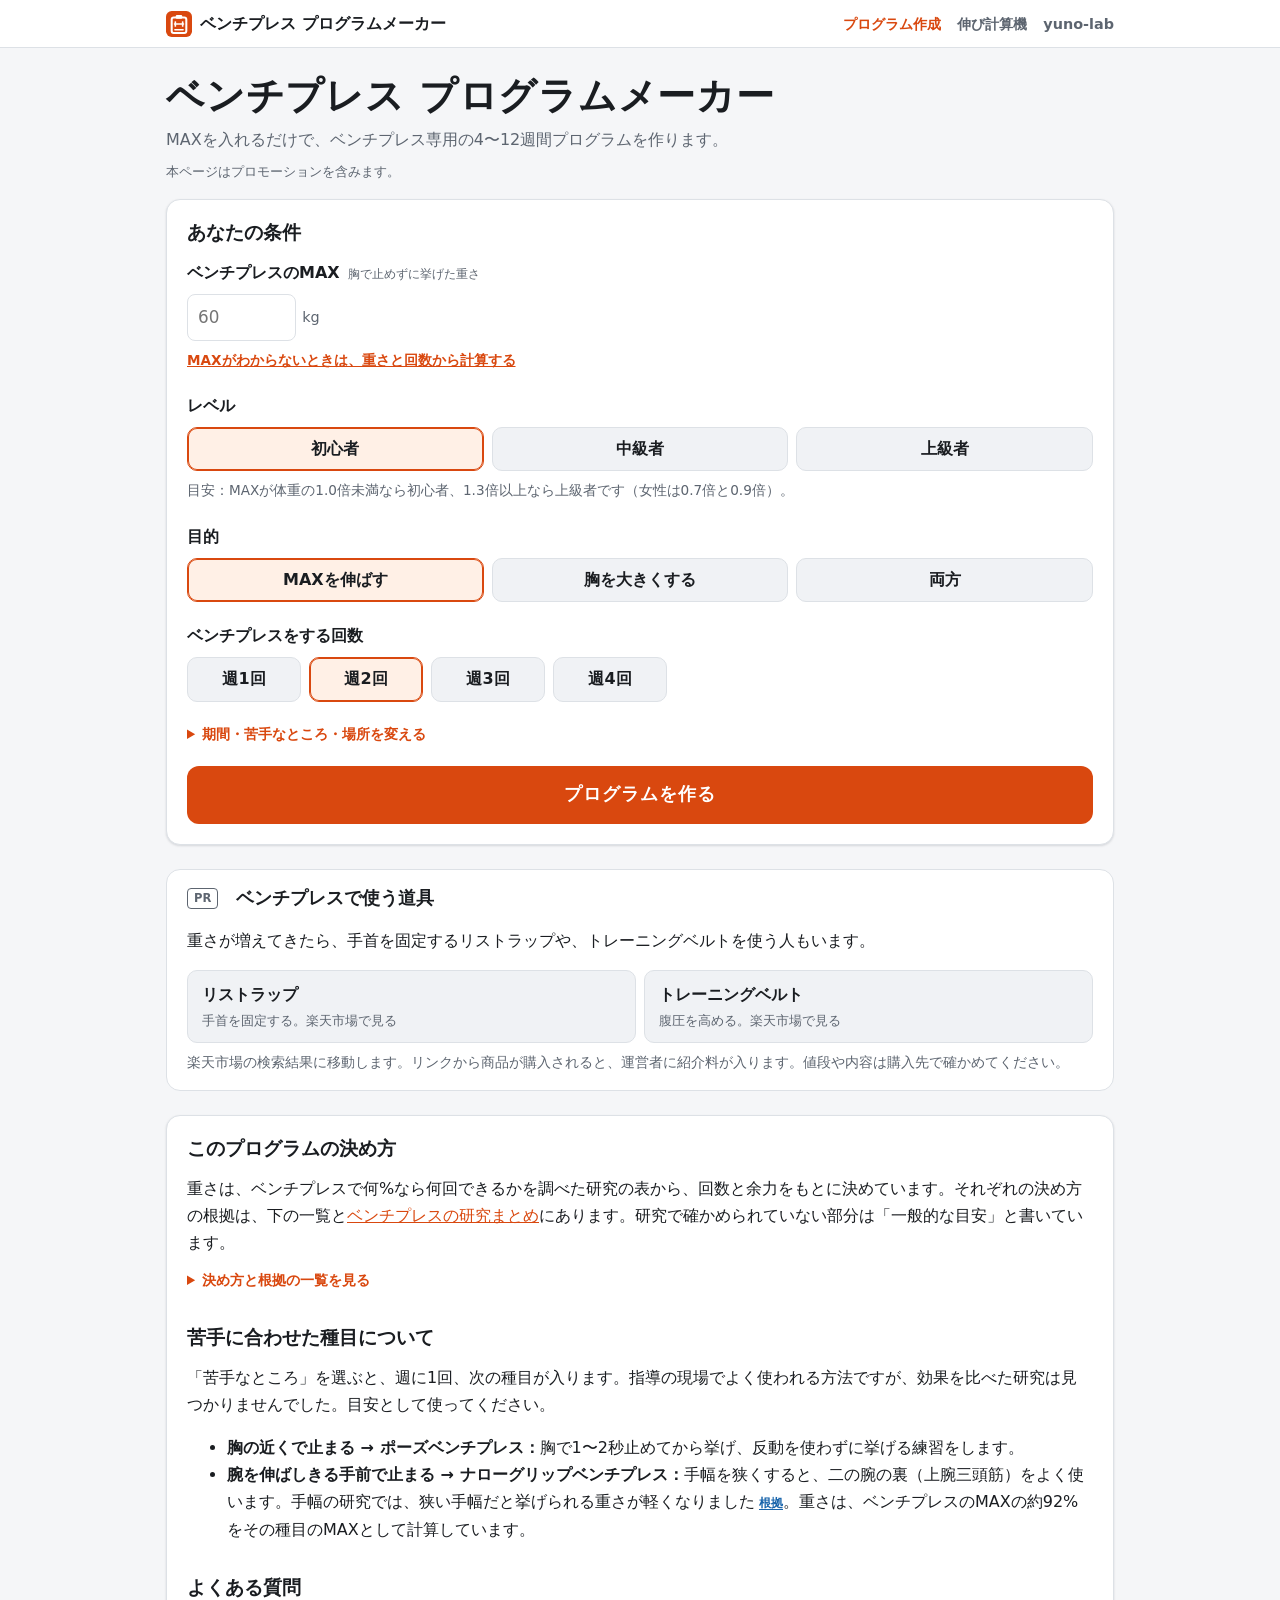
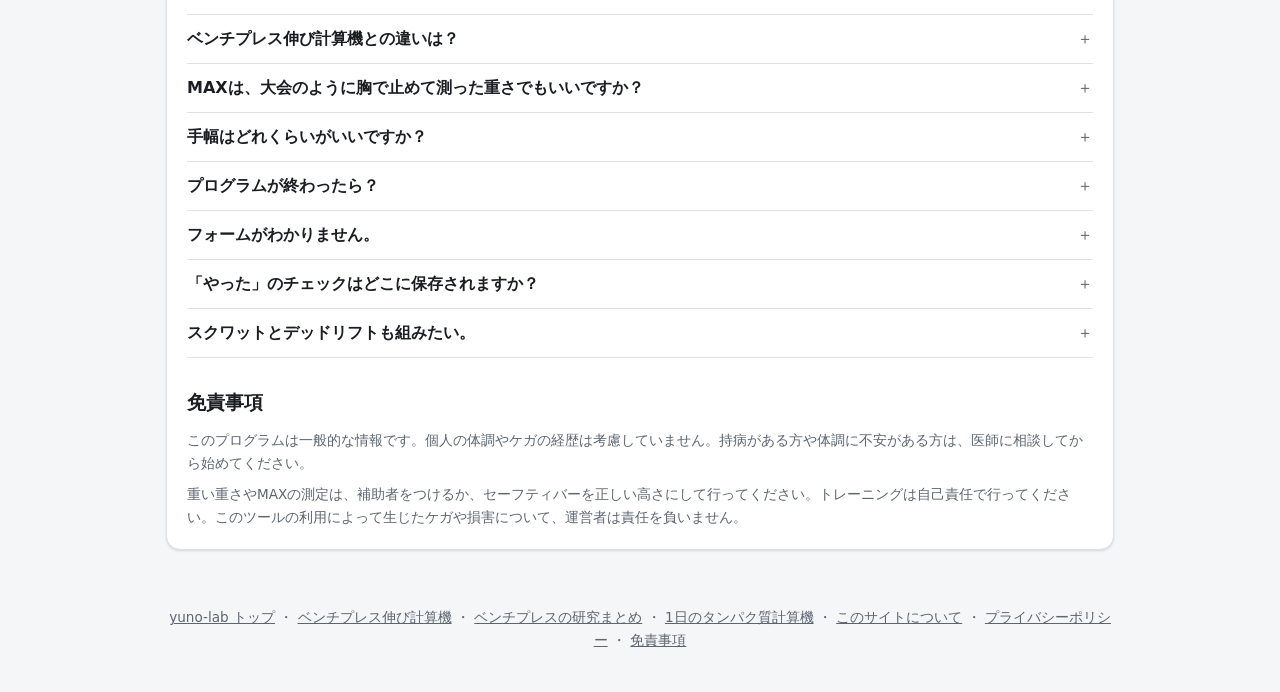
<file: index.html>
<!doctype html>
<html lang="ja">
<head>
<meta charset="utf-8">
<meta name="viewport" content="width=device-width, initial-scale=1, viewport-fit=cover">
<title>ベンチプレス プログラムメーカー｜MAXを入れるだけでベンチ専用メニューを自動作成</title>
<meta name="description" content="ベンチプレスのMAXを入れるだけで、4〜12週間のベンチプレス専用プログラムを自動で作ります。目的（MAX・胸の大きさ）、週1〜4回、苦手なところに合わせて、毎回の重さ、ウォームアップ、プレートの付け方、補助種目まで出します。研究にもとづく決め方で、根拠つき。無料・登録不要。">
<link rel="canonical" href="https://yuno-lab.com/bench-program/">
<meta property="og:type" content="website">
<meta property="og:title" content="ベンチプレス プログラムメーカー">
<meta property="og:description" content="MAXを入れるだけで、ベンチプレス専用の4〜12週間プログラムを自動で作ります。重さ、ウォームアップ、プレート、補助種目まで。">
<meta property="og:url" content="https://yuno-lab.com/bench-program/">
<meta property="og:image" content="https://yuno-lab.com/bench-program/og.png">
<meta property="og:locale" content="ja_JP">
<meta name="twitter:card" content="summary_large_image">
<meta name="theme-color" content="#d9480f">
<link rel="icon" href="favicon.svg" type="image/svg+xml">
<link rel="stylesheet" href="css/style.css">
<script type="application/ld+json">
{
  "@context": "https://schema.org",
  "@type": "WebApplication",
  "name": "ベンチプレス プログラムメーカー",
  "url": "https://yuno-lab.com/bench-program/",
  "description": "ベンチプレスのMAXを入れるだけで、目的・週の回数・苦手なところに合わせた4〜12週間のベンチプレス専用プログラムを自動で作るWebツール。",
  "applicationCategory": "HealthApplication",
  "operatingSystem": "All",
  "inLanguage": "ja",
  "offers": { "@type": "Offer", "price": "0", "priceCurrency": "JPY" }
}
</script>
<script async src="https://pagead2.googlesyndication.com/pagead/js/adsbygoogle.js?client=ca-pub-7280043806672538"
     crossorigin="anonymous"></script>
</head>
<body>

<nav class="topnav" aria-label="サイト内">
  <div class="wrap">
    <a class="brand" href="index.html"><img src="favicon.svg" alt="" width="26" height="26">ベンチプレス プログラムメーカー</a>
    <ul>
      <li><a class="navlink" href="index.html" aria-current="page">プログラム作成</a></li>
      <li><a class="navlink" href="/bench-goal/">伸び計算機</a></li>
      <li><a class="navlink" href="/">yuno-lab</a></li>
    </ul>
  </div>
</nav>

<header class="site-header">
  <div class="wrap">
    <h1>ベンチプレス プログラムメーカー</h1>
    <p class="lead">MAXを入れるだけで、ベンチプレス専用の4〜12週間プログラムを作ります。</p>
    <p class="pr-note">本ページはプロモーションを含みます。</p>
  </div>
</header>

<main class="wrap">

  <section class="card" id="form-section" aria-labelledby="form-title">
    <h2 id="form-title">あなたの条件</h2>
    <form id="prog-form" novalidate>
      <p class="error" id="form-error" role="alert" hidden></p>
      <input type="hidden" name="mode" value="max">

      <div class="field form-field">
        <span class="field-name" id="max-label">ベンチプレスのMAX<small>胸で止めずに挙げた重さ</small></span>
        <div id="max-field">
          <span class="num"><input type="number" name="max" inputmode="decimal" min="20" max="300" step="0.5" placeholder="60" aria-labelledby="max-label"><span class="unit">kg</span></span>
        </div>
        <div id="reps-field" hidden>
          <span class="num"><input type="number" name="liftW" inputmode="decimal" min="20" max="300" step="0.5" placeholder="50" aria-label="挙げた重さ（kg）"><span class="unit">kg</span></span>
          <span class="times">×</span>
          <span class="num"><input type="number" name="liftR" inputmode="numeric" min="1" max="20" step="1" placeholder="6" aria-label="回数"><span class="unit">rep</span></span>
          <p class="hint" id="est-out" aria-live="polite"></p>
        </div>
        <button type="button" class="link-btn" id="mode-btn">MAXがわからないときは、重さと回数から計算する</button>
      </div>

      <fieldset>
        <legend>レベル</legend>
        <div class="seg">
          <label><input type="radio" name="level" value="beginner" checked><span>初心者</span></label>
          <label><input type="radio" name="level" value="intermediate"><span>中級者</span></label>
          <label><input type="radio" name="level" value="advanced"><span>上級者</span></label>
        </div>
        <p class="hint">目安：MAXが体重の1.0倍未満なら初心者、1.3倍以上なら上級者です（女性は0.7倍と0.9倍）。</p>
      </fieldset>

      <fieldset>
        <legend>目的</legend>
        <div class="seg">
          <label><input type="radio" name="goal" value="strength" checked><span>MAXを伸ばす</span></label>
          <label><input type="radio" name="goal" value="hypertrophy"><span>胸を大きくする</span></label>
          <label><input type="radio" name="goal" value="both"><span>両方</span></label>
        </div>
      </fieldset>

      <fieldset>
        <legend>ベンチプレスをする回数</legend>
        <div class="seg seg-compact">
          <label><input type="radio" name="freq" value="1"><span>週1回</span></label>
          <label><input type="radio" name="freq" value="2" checked><span>週2回</span></label>
          <label><input type="radio" name="freq" value="3"><span>週3回</span></label>
          <label><input type="radio" name="freq" value="4"><span>週4回</span></label>
        </div>
      </fieldset>

      <details class="more form-more" id="more-settings">
        <summary>期間・苦手なところ・場所を変える</summary>
        <div class="field-grid">
          <label class="field">
            <span class="field-name">期間</span>
            <select name="weeks">
              <option value="4">4週間</option>
              <option value="6">6週間</option>
              <option value="8" selected>8週間</option>
              <option value="10">10週間</option>
              <option value="12">12週間</option>
            </select>
          </label>
          <label class="field">
            <span class="field-name">苦手なところ</span>
            <select name="weak" class="select-wide">
              <option value="none" selected>特になし・わからない</option>
              <option value="bottom">胸の近くで止まる</option>
              <option value="top">腕を伸ばしきる手前で止まる</option>
            </select>
          </label>
          <fieldset class="field">
            <legend>トレーニングする場所</legend>
            <div class="seg">
              <label><input type="radio" name="equip" value="gym" checked><span>ジム</span></label>
              <label><input type="radio" name="equip" value="rack"><span>ベンチとダンベルだけ</span></label>
            </div>
          </fieldset>
        </div>
      </details>

      <button type="submit" class="primary">プログラムを作る</button>
    </form>
  </section>

  <section id="result" aria-labelledby="result-title" hidden>
    <div class="card">
      <h2 id="result-title">あなたのベンチプレスプログラム</h2>
      <p class="summary-meta" id="summary-meta"></p>
      <ul class="summary-list fact-list" id="fact-list"></ul>
      <ul class="rules">
        <li>1セット目の余力が指定より2回以上多ければ、次のセットから2.5kg上げます。余力がなければ2.5kg下げます。<a class="cite-chip" href="/bench-goal/evidence.html#autoreg">根拠</a></li>
        <li>予定の回数ができなかったら、次回も同じ重さで行います。2回続けてできなければ、MAXを5%下げて作り直します。</li>
        <li>バーは胸につくまで下ろします。<a class="cite-chip" href="/bench-goal/evidence.html#rom">根拠</a></li>
      </ul>
      <p class="progress-row" id="progress-row" hidden><span id="progress-text"></span><button type="button" class="link-btn" id="reset-done">チェックを消す</button></p>
      <div class="actions">
        <button type="button" class="secondary" id="share-btn">リンクをコピー</button>
        <button type="button" class="secondary" id="print-btn">印刷</button>
        <a id="calc-link" href="/bench-goal/">伸びの予測を見る</a>
      </div>
      <div class="share-box" id="share-box" hidden>
        <input type="text" id="share-url" readonly aria-label="共有リンク">
        <p class="share-status" id="share-status" role="status"></p>
      </div>
    </div>

    <div class="tabs" role="tablist" aria-label="週を選ぶ" id="week-tabs"></div>
    <div id="week-panels"></div>
  </section>

  <section class="pr-box" aria-labelledby="gear-title">
    <h2 id="gear-title"><span class="pr-label">PR</span>ベンチプレスで使う道具</h2>
    <p>重さが増えてきたら、手首を固定するリストラップや、トレーニングベルトを使う人もいます。</p>
    <ul class="pr-links">
      <li><a href="https://hb.afl.rakuten.co.jp/hgc/584a279b.2b83ca67.584a279c.b426829b/?pc=https%3A%2F%2Fsearch.rakuten.co.jp%2Fsearch%2Fmall%2F%25E3%2583%25AA%25E3%2582%25B9%25E3%2583%2588%25E3%2583%25A9%25E3%2583%2583%25E3%2583%2597%2F&amp;link_type=text" target="_blank" rel="nofollow sponsored noopener">リストラップ<small>手首を固定する。楽天市場で見る</small></a></li>
      <li><a href="https://hb.afl.rakuten.co.jp/hgc/584a279b.2b83ca67.584a279c.b426829b/?pc=https%3A%2F%2Fsearch.rakuten.co.jp%2Fsearch%2Fmall%2F%25E3%2583%2588%25E3%2583%25AC%25E3%2583%25BC%25E3%2583%258B%25E3%2583%25B3%25E3%2582%25B0%25E3%2583%2599%25E3%2583%25AB%25E3%2583%2588%2F&amp;link_type=text" target="_blank" rel="nofollow sponsored noopener">トレーニングベルト<small>腹圧を高める。楽天市場で見る</small></a></li>
    </ul>
    <p class="hint">楽天市場の検索結果に移動します。リンクから商品が購入されると、運営者に紹介料が入ります。値段や内容は購入先で確かめてください。</p>
  </section>

  <section class="card article" aria-labelledby="how-title">
    <h2 id="how-title">このプログラムの決め方</h2>
    <p>重さは、ベンチプレスで何%なら何回できるかを調べた研究の表から、回数と余力をもとに決めています。それぞれの決め方の根拠は、下の一覧と<a href="/bench-goal/evidence.html">ベンチプレスの研究まとめ</a>にあります。研究で確かめられていない部分は「一般的な目安」と書いています。</p>
    <details class="more">
    <summary>決め方と根拠の一覧を見る</summary>
    <div class="table-wrap">
      <table class="data-table">
        <caption>決め方と根拠</caption>
        <thead><tr><th scope="col">決め方</th><th scope="col">根拠</th></tr></thead>
        <tbody>
          <tr><td>重さは「回数＋余力」から、ベンチプレスで何%なら何回できるかの表を使って決める</td><td><a href="/bench-goal/evidence.html#reps">269の研究をまとめた、ベンチプレスの回数と重さの表</a></td></tr>
          <tr><td>その日の調子で重さを上げ下げする</td><td><a href="/bench-goal/evidence.html#autoreg">きつさや挙げる速さで重さを決めたグループは、同じくらいかそれ以上に伸びた</a></td></tr>
          <tr><td>MAXを伸ばす目的では、途中からMAXの80%を超える重さを使う</td><td><a href="/bench-goal/evidence.html#load">MAXの90%で行ったグループが、70%で行ったグループより大きく伸びた</a></td></tr>
          <tr><td>MAXを伸ばす目的では、ベンチプレスは1日2〜5セット（多くの日は3セット）</td><td><a href="/bench-goal/evidence.html#volume">経験者では、1種目1セット・3セット・5セットで伸びに差はなかった</a></td></tr>
          <tr><td>胸を大きくする目的では、セット数を多めにし、限界の近くまで行う</td><td><a href="/body-menu/evidence.html#volume">週のセット数が多いほど筋肉が増えやすかった</a>・<a href="/bench-goal/evidence.html#chest">限界に近いほど筋肉は大きくなった</a></td></tr>
          <tr><td>週1〜4回から選べる</td><td><a href="/bench-goal/evidence.html#frequency">週の量が同じなら、週1〜6回で伸びにはっきりした差はなかった</a></td></tr>
          <tr><td>バーを胸までしっかり下ろす</td><td><a href="/bench-goal/evidence.html#rom">胸まで下ろすグループが、途中までのグループより伸びた</a></td></tr>
          <tr><td>ポーズベンチプレスの重さは、MAXの約93%をその種目のMAXとして計算する</td><td><a href="/bench-goal/evidence.html#pause">胸で止めずに挙げたMAXは、止めたときより約8%重かった</a></td></tr>
          <tr><td>インクラインダンベルプレスを入れる</td><td><a href="/bench-goal/evidence.html#chest">インクラインのグループは、胸の上のほうが厚くなった</a></td></tr>
          <tr><td>腕を頭の上に上げる二の腕の種目を入れる</td><td><a href="/body-menu/evidence.html#length">腕を頭の上に上げて行うほうが、二の腕の裏が大きくなった</a></td></tr>
          <tr><td>最後の週は量を減らしてから測る</td><td><a href="/squat-goal/evidence.html#taper">量を減らしてから測ったパワーリフティング選手が伸びた</a></td></tr>
          <tr><td>重さは、レベルに合わせて少しずつ重くする</td><td><a href="/bench-goal/evidence.html#rate">体重に比べてMAXが軽い人ほど速く伸びた</a>。控えめなペースで見込んでいます</td></tr>
          <tr><td>苦手に合わせた種目、ナローグリップの重さ（約92%）</td><td>一般的な目安（<a href="#weak">下で説明</a>）</td></tr>
          <tr><td>ウォームアップの段階、休憩の長さ、補助種目の選び方、段階の週の配分、予定の回数ができなかったときの戻し方</td><td>一般的な目安</td></tr>
        </tbody>
      </table>
    </div>
    </details>

    <h2 id="weak">苦手に合わせた種目について</h2>
    <p>「苦手なところ」を選ぶと、週に1回、次の種目が入ります。指導の現場でよく使われる方法ですが、効果を比べた研究は見つかりませんでした。目安として使ってください。</p>
    <ul>
      <li><strong>胸の近くで止まる → ポーズベンチプレス：</strong>胸で1〜2秒止めてから挙げ、反動を使わずに挙げる練習をします。</li>
      <li><strong>腕を伸ばしきる手前で止まる → ナローグリップベンチプレス：</strong>手幅を狭くすると、二の腕の裏（上腕三頭筋）をよく使います。手幅の研究では、狭い手幅だと挙げられる重さが軽くなりました<a class="cite-chip" href="/bench-goal/evidence.html#grip">根拠</a>。重さは、ベンチプレスのMAXの約92%をその種目のMAXとして計算しています。</li>
    </ul>

    <h2>よくある質問</h2>
    <div class="faq">
      <details><summary>ベンチプレス伸び計算機との違いは？</summary><p><a href="/bench-goal/">ベンチプレス伸び計算機</a>は、何週間で何kg伸びるかの予測と、MAXの計算式が中心です。こちらは、目的、週の回数、苦手なところに合わせたプログラムを作ります。</p></details>
      <details><summary>MAXは、大会のように胸で止めて測った重さでもいいですか？</summary><p>このツールは、胸で止めずに挙げたMAXを前提にしています。胸で止めて測ったMAXしかわからない場合は、その重さを約1.08倍した値を入れると近くなります。<a class="cite-chip" href="/bench-goal/evidence.html#pause">根拠</a></p></details>
      <details><summary>手幅はどれくらいがいいですか？</summary><p>MAXを伸ばすなら、中くらいから広めの手幅が一般的です。狭い手幅では挙げられる重さが軽くなり、広い手幅では二の腕の裏の働きが小さくなりました。肩に痛みが出る場合は、無理に広げないでください。<a class="cite-chip" href="/bench-goal/evidence.html#grip">根拠</a></p></details>
      <details><summary>プログラムが終わったら？</summary><p>最後の週の測定か回数チェックの結果を、その日のカードに入れてください。新しいMAXで次のプログラムを作れます。</p></details>
      <details><summary>フォームがわかりません。</summary><p><a href="/big3-menu/articles/bench-form.html">ベンチプレスのフォームの記事</a>で、肩を痛めないための基本を紹介しています。</p></details>
      <details><summary>「やった」のチェックはどこに保存されますか？</summary><p>この端末のブラウザの中だけに保存されます。ほかの端末には引き継がれません。</p></details>
      <details><summary>スクワットとデッドリフトも組みたい。</summary><p><a href="/big3-menu/">BIG3 メニューメーカー</a>で、3種目をまとめて組めます。</p></details>
    </div>

    <h2 id="disclaimer">免責事項</h2>
    <div class="disclaimer">
      <p>このプログラムは一般的な情報です。個人の体調やケガの経歴は考慮していません。持病がある方や体調に不安がある方は、医師に相談してから始めてください。</p>
      <p>重い重さやMAXの測定は、補助者をつけるか、セーフティバーを正しい高さにして行ってください。トレーニングは自己責任で行ってください。このツールの利用によって生じたケガや損害について、運営者は責任を負いません。</p>
    </div>
  </section>
</main>

<footer class="site-footer">
  <div class="wrap">
    <a href="/">yuno-lab トップ</a>
    <span aria-hidden="true">・</span>
    <a href="/bench-goal/">ベンチプレス伸び計算機</a>
    <span aria-hidden="true">・</span>
    <a href="/bench-goal/evidence.html">ベンチプレスの研究まとめ</a>
    <span aria-hidden="true">・</span>
    <a href="/protein-calc/">1日のタンパク質計算機</a>
    <span aria-hidden="true">・</span>
    <a href="/about.html">このサイトについて</a>
    <span aria-hidden="true">・</span>
    <a href="/privacy.html">プライバシーポリシー</a>
    <span aria-hidden="true">・</span>
    <a href="#disclaimer">免責事項</a>
  </div>
</footer>

<script src="js/bp-data.js"></script>
<script src="js/bp-program.js"></script>
<script src="js/app.js"></script>
</body>
</html>
</file>
<file: css/style.css>
/* yuno-lab ツール共通（BIG3・ボディメイク・スクワット・ベンチプレス） */

:root {
  --bg: #f5f6f8;
  --surface: #ffffff;
  --surface-2: #f0f2f5;
  --text: #1a1d21;
  --muted: #5d6570;
  --border: #dde1e6;
  --accent: #d9480f;
  --accent-hover: #bf3f0c;
  --accent-ink: #ffffff;
  --accent-soft: #fff0e6;
  --light: #1864ab;
  --light-soft: #e7f0fa;
  --test: #a61e4d;
  --test-soft: #fcebf1;
  --acc: #5f3dc4;
  --acc-soft: #efeafd;
  --error: #c92a2a;
  --error-soft: #fdecec;
  --radius: 14px;
  --shadow: 0 1px 2px rgba(16, 24, 40, .06), 0 1px 3px rgba(16, 24, 40, .08);
  color-scheme: light;
}

@media (prefers-color-scheme: dark) {
  :root {
    --bg: #0f1216;
    --surface: #171b21;
    --surface-2: #1f252c;
    --text: #e6e8eb;
    --muted: #9aa3ad;
    --border: #2b323a;
    --accent: #ff8b4d;
    --accent-hover: #ffa06b;
    --accent-ink: #1b0d05;
    --accent-soft: #2c1a10;
    --light: #74b0f0;
    --light-soft: #132436;
    --test: #f283a9;
    --test-soft: #34161f;
    --acc: #b3a1f7;
    --acc-soft: #221c38;
    --error: #ff8787;
    --error-soft: #3a1717;
    --shadow: none;
    color-scheme: dark;
  }
}

* { box-sizing: border-box; }

html { -webkit-text-size-adjust: 100%; }

body {
  margin: 0;
  background: var(--bg);
  color: var(--text);
  font-family: "Hiragino Sans", "Hiragino Kaku Gothic ProN", "Noto Sans JP", "Yu Gothic UI", "Yu Gothic", Meiryo, system-ui, sans-serif;
  font-size: 16px;
  line-height: 1.7;
  padding-top: env(safe-area-inset-top, 0px);
  padding-bottom: env(safe-area-inset-bottom, 0px);
}

[hidden] { display: none !important; }

a { color: var(--accent); }

.wrap {
  max-width: 980px;
  margin: 0 auto;
  padding-inline: 16px;
}

/* ---- ヘッダー ---- */
.site-header { padding-block: 24px 0; }
.eyebrow {
  display: inline-block;
  margin: 0 0 6px;
  padding: 2px 10px;
  border-radius: 999px;
  background: var(--accent-soft);
  color: var(--accent);
  font-size: .8rem;
  font-weight: 700;
}
.site-header h1 {
  margin: 0;
  font-size: clamp(1.7rem, 6vw, 2.4rem);
  line-height: 1.25;
  letter-spacing: .02em;
}
.lead { margin: 6px 0 0; color: var(--muted); max-width: 44em; }

main { padding-bottom: 32px; }

/* ---- カード ---- */
.card {
  background: var(--surface);
  border: 1px solid var(--border);
  border-radius: var(--radius);
  padding: 20px;
  margin-block: 16px;
  box-shadow: var(--shadow);
}
h2 { font-size: 1.2rem; margin: 0 0 12px; line-height: 1.4; display: flex; align-items: center; gap: 10px; }
.step-num {
  display: inline-grid;
  place-items: center;
  width: 1.7em;
  height: 1.7em;
  border-radius: 50%;
  background: var(--accent);
  color: var(--accent-ink);
  font-size: .85rem;
  flex: none;
}
.hint { color: var(--muted); font-size: .85rem; margin: 8px 0 0; }

/* ---- フォーム ---- */
fieldset { border: 0; margin: 0 0 20px; padding: 0; min-width: 0; }
legend { font-weight: 700; margin-bottom: 8px; padding: 0; }

.seg { display: flex; flex-wrap: wrap; gap: 8px; }
/* 選択肢は、入るなら1行に同じ幅で並べる */
.seg-compact { max-width: 480px; }
.seg label { position: relative; flex: 1 1 0; min-width: max-content; }
.seg input {
  position: absolute;
  inset: 0;
  width: 100%;
  height: 100%;
  margin: 0;
  opacity: 0;
  cursor: pointer;
}
.seg span {
  display: block;
  height: 100%;
  padding: 10px 12px;
  border: 1px solid var(--border);
  border-radius: 10px;
  background: var(--surface-2);
  text-align: center;
  font-weight: 700;
  line-height: 1.4;
  cursor: pointer;
}
.seg small { display: block; margin-top: 2px; font-weight: 400; font-size: .78rem; color: var(--muted); }
.seg input:checked + span {
  border-color: var(--accent);
  background: var(--accent-soft);
  box-shadow: inset 0 0 0 1px var(--accent);
}
.seg input:focus-visible + span { outline: 3px solid var(--accent); outline-offset: 2px; }

.lifts { display: grid; gap: 10px; margin-bottom: 20px; }
.lift-row {
  display: grid;
  grid-template-columns: 15em 1fr;
  align-items: center;
  gap: 8px 12px;
  padding: 12px;
  border: 1px solid var(--border);
  border-radius: 10px;
  background: var(--surface-2);
}
.lift-name { font-weight: 700; line-height: 1.4; white-space: nowrap; }
.lift-name small { margin-left: 6px; font-weight: 400; font-size: .75rem; color: var(--muted); }
.lift-row.is-off .inputs { opacity: .45; }
.inputs { display: flex; flex-wrap: wrap; align-items: center; gap: 8px; }
.inputs .mode-reps { display: inline-flex; flex-wrap: wrap; align-items: center; gap: 8px; }
.num { display: inline-flex; align-items: center; gap: 6px; }
.num input {
  width: 6.5em;
  padding: 8px 10px;
  border: 1px solid var(--border);
  border-radius: 8px;
  background: var(--surface);
  color: var(--text);
  font: inherit;
  font-size: 1.05rem;
  font-variant-numeric: tabular-nums;
}
.num input:focus { outline: 2px solid var(--accent); outline-offset: 1px; }
.num input:disabled { cursor: not-allowed; }
.times { color: var(--muted); }
.check { display: inline-flex; align-items: center; gap: 8px; cursor: pointer; }
.check input { width: 18px; height: 18px; margin: 0; accent-color: var(--accent); flex: none; }

@media (max-width: 560px) {
  .lift-row { grid-template-columns: 1fr; }
}

.error {
  margin: 0 0 16px;
  padding: 10px 12px;
  border-radius: 8px;
  background: var(--error-soft);
  color: var(--error);
  font-weight: 700;
}

button { font: inherit; cursor: pointer; }
.primary {
  width: 100%;
  padding: 14px 20px;
  border: 0;
  border-radius: 12px;
  background: var(--accent);
  color: var(--accent-ink);
  font-size: 1.1rem;
  font-weight: 800;
  letter-spacing: .05em;
}
.primary:hover { background: var(--accent-hover); }
.primary:focus-visible, .secondary:focus-visible { outline: 3px solid var(--accent); outline-offset: 2px; }
.secondary {
  padding: 8px 14px;
  border: 1px solid var(--border);
  border-radius: 10px;
  background: var(--surface);
  color: var(--text);
  font-weight: 700;
}
.secondary:hover { border-color: var(--accent); }
.actions { display: flex; flex-wrap: wrap; align-items: center; gap: 8px 16px; margin-top: 16px; }
.actions .secondary { font-size: .9rem; }
.actions a:not(.btn-link) { font-size: .9rem; font-weight: 700; }

/* ---- 結果: 概要 ---- */
.summary-meta { margin: -8px 0 12px; color: var(--muted); }
.summary-list {
  list-style: none;
  margin: 0;
  padding: 0;
  display: flex;
  flex-wrap: wrap;
  gap: 8px 28px;
}
.summary-list li {
  display: flex;
  flex-direction: column;
  line-height: 1.45;
}
.sum-name { font-weight: 700; }
.sum-val { font-variant-numeric: tabular-nums; }
.sum-tm { color: var(--muted); font-size: .85rem; font-variant-numeric: tabular-nums; }
.share-box { margin-top: 12px; }
.share-box input {
  width: 100%;
  padding: 8px 10px;
  border: 1px solid var(--border);
  border-radius: 8px;
  background: var(--surface-2);
  color: var(--text);
  font: inherit;
  font-size: .85rem;
}
.share-status { margin: 6px 0 0; color: var(--muted); font-size: .85rem; }

/* ---- 結果: 週タブ ---- */
.tabs {
  position: sticky;
  top: env(safe-area-inset-top, 0px);
  z-index: 5;
  display: flex;
  gap: 6px;
  margin-top: 8px;
  padding: 8px 2px;
  overflow-x: auto;
  background: var(--bg);
  scrollbar-width: thin;
}
.tab {
  flex: 0 0 auto;
  display: flex;
  flex-direction: column;
  align-items: center;
  justify-content: center;
  min-width: 56px;
  padding: 6px 10px;
  border: 1px solid var(--border);
  border-radius: 10px;
  background: var(--surface);
  color: var(--text);
  font-weight: 700;
  line-height: 1.35;
}
.tab-tag { font-size: .7rem; color: var(--muted); }
.tab.is-light .tab-tag { color: var(--light); }
.tab.is-test .tab-tag { color: var(--test); }
.tab[aria-selected="true"] { background: var(--accent); border-color: var(--accent); color: var(--accent-ink); }
.tab[aria-selected="true"] .tab-tag { color: inherit; }
.tab:focus-visible { outline: 3px solid var(--accent); outline-offset: 2px; }

/* ---- 結果: 週と日 ---- */
.week-head h3 { margin: 12px 0 4px; font-size: 1.3rem; display: flex; align-items: center; flex-wrap: wrap; gap: 8px; }
.week-note { margin: 0 0 12px; color: var(--muted); }
.days { display: grid; grid-template-columns: repeat(auto-fill, minmax(280px, 1fr)); gap: 12px; }
.day {
  padding: 16px;
  border: 1px solid var(--border);
  border-radius: var(--radius);
  background: var(--surface);
  box-shadow: var(--shadow);
}
.day-title { margin: 0 0 10px; font-size: 1.05rem; display: flex; align-items: center; gap: 8px; }
.ex-list { list-style: none; margin: 0; padding: 0; }
.ex { padding: 10px 0; border-top: 1px solid var(--border); }
.ex:first-child { padding-top: 0; border-top: 0; }
.ex-top { display: flex; align-items: baseline; gap: 4px 8px; font-weight: 700; }
.ex-part { color: var(--muted); font-size: .8rem; font-weight: 400; white-space: nowrap; }
.ex-load { display: flex; align-items: baseline; flex-wrap: wrap; gap: 4px 12px; }
.ex-weight { font-size: 1.65rem; font-weight: 800; line-height: 1.2; font-variant-numeric: tabular-nums; }
.ex-weight small { margin-left: 2px; font-size: .9rem; font-weight: 700; }
.ex-sets { font-weight: 700; }
.ex-meta { display: flex; flex-wrap: wrap; gap: 0 12px; color: var(--muted); font-size: .82rem; }

.badge {
  display: inline-block;
  padding: 1px 8px;
  border-radius: 999px;
  background: var(--accent-soft);
  color: var(--accent);
  font-size: .72rem;
  font-weight: 700;
  line-height: 1.6;
  white-space: nowrap;
}
.badge-light { background: var(--light-soft); color: var(--light); }
.badge-test { background: var(--test-soft); color: var(--test); }
.badge-acc { background: var(--acc-soft); color: var(--acc); }

.day-test { border-color: var(--test); }
.day-lead { margin: 0 0 12px; color: var(--muted); font-size: .88rem; }
.test-lift { margin-bottom: 14px; }
.test-lift h5 { margin: 0 0 4px; font-size: 1rem; }
.test-steps { margin: 0; padding-left: 1.4em; font-variant-numeric: tabular-nums; }
.test-steps li { margin: 3px 0; line-height: 1.45; }
.ts-weight { font-weight: 700; }
.ts-note { display: block; color: var(--muted); font-size: .8rem; }
.test-steps li.is-attempt .ts-weight { color: var(--test); }
.test-next { margin: 6px 0 0; font-size: .88rem; }

.warmup-note { margin-top: 16px; color: var(--muted); font-size: .85rem; }

/* ---- 解説 ---- */
.article h2 { margin-top: 32px; }
.article h2:first-child { margin-top: 0; }
.article h3 { margin: 18px 0 4px; font-size: 1rem; }
.article p { margin: 0 0 8px; }
.article ol { padding-left: 1.3em; }
.table-wrap { overflow-x: auto; margin-top: 12px; }
.plan-table { width: 100%; min-width: 320px; border-collapse: collapse; font-size: .92rem; font-variant-numeric: tabular-nums; }
.plan-table caption { text-align: left; color: var(--muted); font-size: .85rem; padding-bottom: 6px; }
.plan-table th, .plan-table td { padding: 8px 10px; border-bottom: 1px solid var(--border); text-align: left; white-space: nowrap; }
.plan-table thead th { background: var(--surface-2); }
.plan-table tr.is-light td { color: var(--light); }
.plan-table tr.is-test td { color: var(--test); }
.disclaimer { color: var(--muted); font-size: .85rem; }
.disclaimer p:last-child { margin-bottom: 0; }

/* ---- フッター ---- */
.site-footer { padding-block: 8px 40px; text-align: center; color: var(--muted); font-size: .85rem; }
.site-footer a { color: inherit; }

/* ---- プライバシーポリシーなど本文ページ ---- */
.doc h2 { margin-top: 28px; }
.doc h2:first-of-type { margin-top: 0; }
.doc ul { padding-left: 1.3em; }
.back-link { display: inline-block; margin-top: 16px; }

/* ---- 上部ナビ ---- */
.topnav { border-bottom: 1px solid var(--border); background: var(--surface); }
.topnav .wrap {
  display: flex;
  flex-wrap: wrap;
  align-items: center;
  justify-content: space-between;
  gap: 6px 16px;
  padding-block: 10px;
}
.brand { display: inline-flex; align-items: center; gap: 8px; color: var(--text); font-weight: 800; text-decoration: none; }
.brand img { width: 26px; height: 26px; }
.topnav ul { display: flex; flex-wrap: wrap; gap: 4px 16px; margin: 0; padding: 0; list-style: none; }
.navlink { color: var(--muted); font-size: .9rem; font-weight: 700; text-decoration: none; }
.navlink:hover, .navlink[aria-current="page"] { color: var(--accent); }

/* ---- 記事ページ ---- */
.post { max-width: 760px; margin-inline: auto; }
.breadcrumb { margin: 16px 0 0; color: var(--muted); font-size: .8rem; }
.breadcrumb a { color: inherit; }
.post-header h1 { margin: 8px 0; font-size: clamp(1.5rem, 5vw, 2rem); line-height: 1.4; }
.post-meta { margin: 0; color: var(--muted); font-size: .85rem; }
.post-lead { margin: 16px 0 0; font-size: 1.05rem; }
.post-body { font-size: 1.02rem; }
.post-body h2 {
  display: block;
  margin: 36px 0 12px;
  padding-bottom: 6px;
  border-bottom: 2px solid var(--accent-soft);
  font-size: 1.3rem;
}
.post-body h3 { margin: 24px 0 8px; font-size: 1.08rem; }
.post-body p { margin: 0 0 14px; }
.post-body ul, .post-body ol { margin: 0 0 14px; padding-left: 1.4em; }
.post-body li { margin: 4px 0; }
.toc { margin: 20px 0 8px; padding: 12px 16px; border-radius: 10px; background: var(--surface-2); }
.toc p { margin: 0 0 4px; font-weight: 700; }
.toc ol { margin: 0; padding-left: 1.3em; }
.toc a { color: var(--text); }
.callout { margin: 16px 0; padding: 12px 16px; border-left: 4px solid var(--accent); border-radius: 0 10px 10px 0; background: var(--accent-soft); }
.callout.warn { border-left-color: var(--test); background: var(--test-soft); }
.callout.info { border-left-color: var(--light); background: var(--light-soft); }
.callout p:last-child, .callout ul:last-child { margin-bottom: 0; }
.data-table { width: 100%; min-width: 320px; border-collapse: collapse; font-size: .92rem; font-variant-numeric: tabular-nums; }
.data-table caption { padding-bottom: 6px; color: var(--muted); font-size: .85rem; text-align: left; }
.data-table th, .data-table td { padding: 8px 10px; border-bottom: 1px solid var(--border); text-align: left; vertical-align: top; }
.data-table thead th { background: var(--surface-2); white-space: nowrap; }
.cta { margin: 36px 0 8px; padding: 20px; border-radius: var(--radius); background: var(--accent-soft); text-align: center; }
.cta p { margin: 0 0 12px; font-weight: 700; }
.btn-link {
  display: inline-block;
  padding: 12px 22px;
  border-radius: 12px;
  background: var(--accent);
  color: var(--accent-ink);
  font-weight: 800;
  text-decoration: none;
}
.btn-link:hover { background: var(--accent-hover); }
.btn-link:focus-visible { outline: 3px solid var(--accent); outline-offset: 2px; }
.section-title { display: block; margin: 32px 0 12px; font-size: 1.1rem; }
.article-list {
  display: grid;
  grid-template-columns: repeat(auto-fill, minmax(260px, 1fr));
  gap: 12px;
  margin: 0;
  padding: 0;
  list-style: none;
}
.article-list a {
  display: block;
  height: 100%;
  padding: 16px;
  border: 1px solid var(--border);
  border-radius: var(--radius);
  background: var(--surface);
  color: var(--text);
  text-decoration: none;
  box-shadow: var(--shadow);
}
.article-list a:hover { border-color: var(--accent); }
.al-title { display: block; margin-bottom: 6px; font-weight: 800; line-height: 1.45; }
.al-desc { display: block; color: var(--muted); font-size: .88rem; line-height: 1.6; }
.calc {
  display: flex;
  flex-wrap: wrap;
  align-items: center;
  gap: 8px;
  margin: 12px 0 16px;
  padding: 16px;
  border-radius: 10px;
  background: var(--surface-2);
}
.calc-result { width: 100%; margin: 4px 0 0 !important; font-size: 1.2rem; font-weight: 800; font-variant-numeric: tabular-nums; }

/* ---- 印刷 ---- */
@media print {
  :root {
    --bg: #fff; --surface: #fff; --surface-2: #f3f4f6; --text: #000; --muted: #444; --border: #bbb;
    --accent: #b33c0c; --accent-soft: #fff; --light: #14508a; --light-soft: #fff;
    --test: #8a1a40; --test-soft: #fff; --acc: #4a2fa0; --acc-soft: #fff; --shadow: none;
    color-scheme: light;
  }
  body { font-size: 11pt; }
  .topnav, .site-header .eyebrow, .lead, #form-section, .tabs, .actions, .share-box, .article, .more-articles, .site-footer, .day-test button { display: none !important; }
  .site-header { padding-block: 0; }
  .week-panel[hidden] { display: block !important; }
  .week-panel { break-after: page; }
  .days { grid-template-columns: repeat(2, 1fr); }
  .day, .ex, .test-lift { break-inside: avoid; }
}

/* ---- ボディメイク メニューメーカー専用 ---- */
.sets-table { width: 100%; border-collapse: collapse; font-size: .92rem; font-variant-numeric: tabular-nums; }
.sets-table th, .sets-table td { padding: 6px 8px; border-bottom: 1px solid var(--border); text-align: left; vertical-align: middle; }
.sets-table thead th { background: var(--surface-2); white-space: nowrap; font-size: .85rem; }
.sets-table td.cell-num { white-space: nowrap; }
.sets-bar { position: relative; height: 8px; min-width: 80px; border-radius: 999px; background: var(--surface-2); overflow: hidden; }
.sets-bar span { position: absolute; inset: 0 auto 0 0; border-radius: 999px; background: var(--accent); }
.sets-bar.is-low span { background: var(--light); }
.rules { margin: 16px 0 0; padding-left: 1.2em; font-size: .9rem; }
.rules li { margin: 4px 0; }
.ex-cue { margin: 2px 0 0; color: var(--muted); font-size: .8rem; line-height: 1.55; }
.badge-long { background: var(--acc-soft); color: var(--acc); }
.badge-part { background: var(--surface); color: var(--muted); border: 1px solid var(--border); }
.day-minutes { margin-left: auto; color: var(--muted); font-size: .85rem; font-weight: 700; white-space: nowrap; }
.ex-sets-big { font-size: 1.15rem; font-weight: 800; }
.cite { color: var(--muted); font-size: .85rem; }
.ref-list { padding-left: 1.4em; font-size: .88rem; }
.ref-list li { margin: 6px 0; word-break: break-word; }
.sets-table th[scope="row"] { white-space: nowrap; font-weight: 700; }
.sets-table td.cell-num.is-low { color: var(--light); font-weight: 700; }
@media (max-width: 480px) {
  .sets-table th:last-child, .sets-table td:last-child { display: none; }
  .sets-table th, .sets-table td { padding: 6px 6px; }
}

/* ---- スクワット伸び計算機専用 ---- */
.field-grid { display: grid; grid-template-columns: repeat(auto-fit, minmax(240px, 1fr)); gap: 16px 20px; margin-bottom: 20px; }
.field { display: flex; flex-direction: column; gap: 8px; min-width: 0; }
.field-name { font-weight: 700; }
.field-name small { margin-left: 8px; font-weight: 400; font-size: .78rem; color: var(--muted); }
.unit { color: var(--muted); font-size: .9rem; }
#reps-field { display: flex; flex-wrap: wrap; align-items: center; gap: 8px; }
#reps-field[hidden] { display: none !important; }
#reps-field .hint { width: 100%; margin: 0; }
.num input[name="liftR"] { width: 4.5em; }
.seg-mini span { padding: 6px 8px; font-size: .85rem; }
select {
  width: 100%;
  max-width: 12em;
  padding: 8px 10px;
  border: 1px solid var(--border);
  border-radius: 8px;
  background: var(--surface);
  color: var(--text);
  font: inherit;
  font-size: 1.05rem;
}
select:focus { outline: 2px solid var(--accent); outline-offset: 1px; }
.error-line { display: block; }

.big-range { display: flex; flex-direction: column; margin: 0 0 12px; line-height: 1.3; }
.big-label { color: var(--muted); font-size: .9rem; font-weight: 700; }
.big-num { font-size: clamp(2rem, 9vw, 2.8rem); font-weight: 800; color: var(--accent); font-variant-numeric: tabular-nums; }
.big-gain { font-weight: 700; font-variant-numeric: tabular-nums; }

.chart-box { max-width: 640px; margin: 4px 0 0; }
.chart { display: block; width: 100%; height: auto; }
.chart .grid { stroke: var(--border); stroke-width: 1; }
.chart .tick { fill: var(--muted); font-size: 13px; font-variant-numeric: tabular-nums; }
.chart .axis { fill: var(--muted); font-size: 12px; font-weight: 700; }
.chart .band { fill: var(--accent); fill-opacity: .16; }
.chart .line { fill: none; stroke: var(--accent); stroke-width: 2.5; }
.chart .target { stroke: var(--test); stroke-width: 2; stroke-dasharray: 7 5; }
.chart .target-label { fill: var(--test); font-size: 13px; font-weight: 700; }
.chart .dot-now { fill: var(--accent); }
.chart .end-label { fill: var(--accent); font-size: 14px; font-weight: 800; }
.chart .dot { fill: var(--surface); stroke: var(--light); stroke-width: 2; }
.chart .dot-num { fill: var(--light); font-size: 10px; font-weight: 800; }
.chart .you { stroke: var(--test); stroke-width: 2; stroke-dasharray: 5 4; }
.chart .you-label { fill: var(--test); font-size: 13px; font-weight: 700; }

.rate-notes { margin: 12px 0 0; padding-left: 1.2em; font-size: .92rem; }
.rate-notes li { margin: 4px 0; }
.cite-chip {
  margin-left: 4px;
  color: var(--light);
  font-size: .75rem;
  font-weight: 700;
  text-underline-offset: 2px;
  white-space: nowrap;
}
.cite-none { color: var(--muted); font-weight: 400; }

.verdict { margin-top: 16px; padding: 12px 16px; border-radius: 10px; border-left: 4px solid var(--accent); background: var(--accent-soft); }
.verdict p { margin: 0 0 6px; }
.verdict p:last-child { margin-bottom: 0; }
.verdict-title { font-size: 1.1rem; font-weight: 800; }
.verdict-likely { border-left-color: #2b8a3e; background: rgba(43, 138, 62, .1); }
.verdict-beyond { border-left-color: var(--test); background: var(--test-soft); }

.study-list { list-style: none; margin: 8px 0 0; padding: 0; }
.study { padding: 8px 0; border-top: 1px solid var(--border); }
.study:first-child { border-top: 0; }
.study-top { display: flex; flex-wrap: wrap; align-items: baseline; justify-content: space-between; gap: 4px 12px; }
.study-ratio { font-weight: 800; }
.study-ref { font-size: .85rem; font-weight: 700; }
.study p { margin: 2px 0 0; }
.study-who { color: var(--muted); font-size: .88rem; }
.study-result { font-weight: 700; font-variant-numeric: tabular-nums; }
.study-yours { color: var(--accent); font-weight: 700; font-size: .92rem; white-space: nowrap; }
.more-link { margin: 12px 0 0; font-size: .9rem; }
.method-list { margin: 12px 0 0; padding-left: 1.2em; font-size: .92rem; }
.method-list li { margin: 4px 0; }
.study-table td, .study-table th { white-space: nowrap; }
.study-table td.wrap { white-space: normal; min-width: 12em; }

@media (max-width: 560px) {
  .chart .tick { font-size: 22px; }
  .chart .axis { font-size: 20px; }
  .chart .target-label, .chart .you-label { font-size: 22px; }
  .chart .end-label { font-size: 24px; }
  .chart .dot { r: 13px; }
  .chart .dot-num { font-size: 14px; }
}

@media print {
  .chart-box, .study-list, .rules, .method-list, .more-link, .verdict { break-inside: avoid; }
  .cite-chip { display: none; }
}

/* ---- スクワット プログラムメーカー専用 ---- */
.select-wide { max-width: 100%; }
.fact-list { grid-template-columns: repeat(auto-fit, minmax(200px, 1fr)); }
.fact-list li { gap: 2px; }
.fact-name { color: var(--muted); font-size: .8rem; font-weight: 700; }
.fact-val { font-weight: 800; font-variant-numeric: tabular-nums; }
.progress-row { display: flex; flex-wrap: wrap; align-items: center; gap: 4px 12px; margin: 14px 0 0; font-weight: 700; }
.link-btn { padding: 0; border: 0; background: none; color: var(--accent); font-size: .85rem; font-weight: 700; text-decoration: underline; }

.warmup { margin: 0 0 10px; font-size: .85rem; }
.warmup summary { display: flex; flex-wrap: wrap; gap: 2px 10px; cursor: pointer; list-style: none; }
.warmup summary::-webkit-details-marker { display: none; }
.warmup summary::before { content: '▸'; color: var(--muted); }
.warmup[open] summary::before { content: '▾'; }
.wu-title { font-weight: 700; }
.wu-line { color: var(--muted); font-variant-numeric: tabular-nums; }
.wu-step { white-space: nowrap; }
.wu-list { margin: 6px 0 0; padding-left: 1.6em; font-variant-numeric: tabular-nums; }
.wu-list li { margin: 2px 0; }
.wu-list .ts-note { display: inline; margin-left: 8px; }

.badge-var { background: var(--test-soft); color: var(--test); }
.ex-top { flex-wrap: wrap; }

.day-title { flex-wrap: wrap; }
.day-title .day-minutes { margin-left: auto; }
.done-label { display: inline-flex; align-items: center; gap: 4px; margin-left: 4px; font-size: .82rem; font-weight: 700; color: var(--muted); cursor: pointer; white-space: nowrap; }
.done-check { width: 18px; height: 18px; margin: 0; accent-color: var(--accent); }
.day.is-done { opacity: .6; }
.day.is-done .done-label { color: var(--accent); }

.next-cycle { margin-top: 12px; padding-top: 10px; border-top: 1px solid var(--border); }
.next-label { display: flex; flex-wrap: wrap; align-items: center; gap: 6px 10px; font-size: .88rem; font-weight: 700; }
.next-label .num input { width: 6em; }
.next-out { margin: 6px 0; font-weight: 800; font-variant-numeric: tabular-nums; }
.next-cycle .secondary { font-size: .88rem; }

@media print {
  .done-label, .next-cycle, .progress-row, .link-btn { display: none !important; }
  .day.is-done { opacity: 1; }
  .warmup summary::before { content: none; }
}

/* 長い種目名はカードの中で折り返す */
.ex-name { overflow-wrap: anywhere; }

/* ---- ベンチプレス伸び計算機専用 ---- */
.data-table .cell-num { white-space: nowrap; font-variant-numeric: tabular-nums; }
.data-table tr.is-main th, .data-table tr.is-main td { color: var(--accent); font-weight: 800; }
#formula-box p { margin: 0 0 8px; }
.actions .btn-link { padding: 10px 18px; }

/* ---- よくある質問（開いて読む） ---- */
.faq { margin: 0; }
.faq details { border-bottom: 1px solid var(--border); }
.faq details:first-child { border-top: 1px solid var(--border); }
.faq summary {
  display: flex;
  justify-content: space-between;
  gap: 12px;
  padding: 12px 0;
  font-weight: 700;
  line-height: 1.5;
  cursor: pointer;
  list-style: none;
}
.faq summary::-webkit-details-marker { display: none; }
.faq summary::after { content: '＋'; flex: none; color: var(--muted); font-weight: 400; }
.faq details[open] summary::after { content: '－'; }
.faq details > :not(summary) { margin: 0 0 12px; }
.faq summary:focus-visible { outline: 3px solid var(--accent); outline-offset: 2px; }

/* ---- 開いて見る表 ---- */
.more { margin-top: 12px; }
.more > summary { color: var(--accent); font-size: .9rem; font-weight: 700; cursor: pointer; }
.more > summary:focus-visible { outline: 3px solid var(--accent); outline-offset: 2px; }
.more[open] > summary { margin-bottom: 4px; }

/* ---- 記事への小さなリンク ---- */
.link-list { display: flex; flex-wrap: wrap; gap: 4px 20px; margin: 0; padding: 0; list-style: none; font-size: .92rem; }

/* ---- 入力欄（MAXがわからないときのリンク・折りたたんだ設定） ---- */
.form-field { margin-bottom: 20px; }
.field .link-btn, .mode-line .link-btn { align-self: flex-start; text-align: left; }
.mode-line { margin: -8px 0 20px; }
.form-more { margin: 0 0 20px; }
.form-more > .field-grid { margin: 12px 0 0; }
.form-more > fieldset { margin: 12px 0 0; }
.field-grid > fieldset { margin: 0; }

/* 紹介リンク（アフィリエイト）。広告であることがわかるように「PR」をつける */
.pr-note { margin: 8px 0 0; color: var(--muted); font-size: .8rem; }
.pr-box { margin: 24px 0; padding: 16px 20px; border: 1px solid var(--border); border-radius: var(--radius); background: var(--surface); }
.pr-box h2, .pr-box .pr-title { margin: 0 0 8px; font-size: 1.1rem; font-weight: 800; }
.pr-label { display: inline-block; margin-right: 8px; padding: 0 6px; border: 1px solid var(--muted); border-radius: 4px; color: var(--muted); font-size: .72rem; font-weight: 700; line-height: 1.6; vertical-align: middle; }
.pr-links { display: grid; grid-template-columns: repeat(auto-fit, minmax(200px, 1fr)); gap: 8px; margin: 12px 0 0; padding: 0; list-style: none; }
.pr-box ul.pr-links { padding-left: 0; }
.pr-links a { display: block; height: 100%; padding: 10px 14px; border: 1px solid var(--border); border-radius: 10px; background: var(--surface-2); color: var(--text); font-weight: 700; text-decoration: none; }
.pr-links a:hover { border-color: var(--accent); }
.pr-links small { display: block; margin-top: 2px; color: var(--muted); font-size: .8rem; font-weight: 400; }
.pr-items a { display: flex; align-items: center; gap: 12px; }
.pr-items img { flex: none; width: 72px; height: 72px; border-radius: 8px; background: #fff; object-fit: contain; }
@media print { .pr-box, .pr-note { display: none !important; } }
.select-wide { width: 100%; max-width: 100%; }
.sub-result { margin-top: 20px; }
/* 表の行見出しを1行にする（狭い画面では表を横にスクロール） */
.data-table th.nowrap { white-space: nowrap; }
</file>
